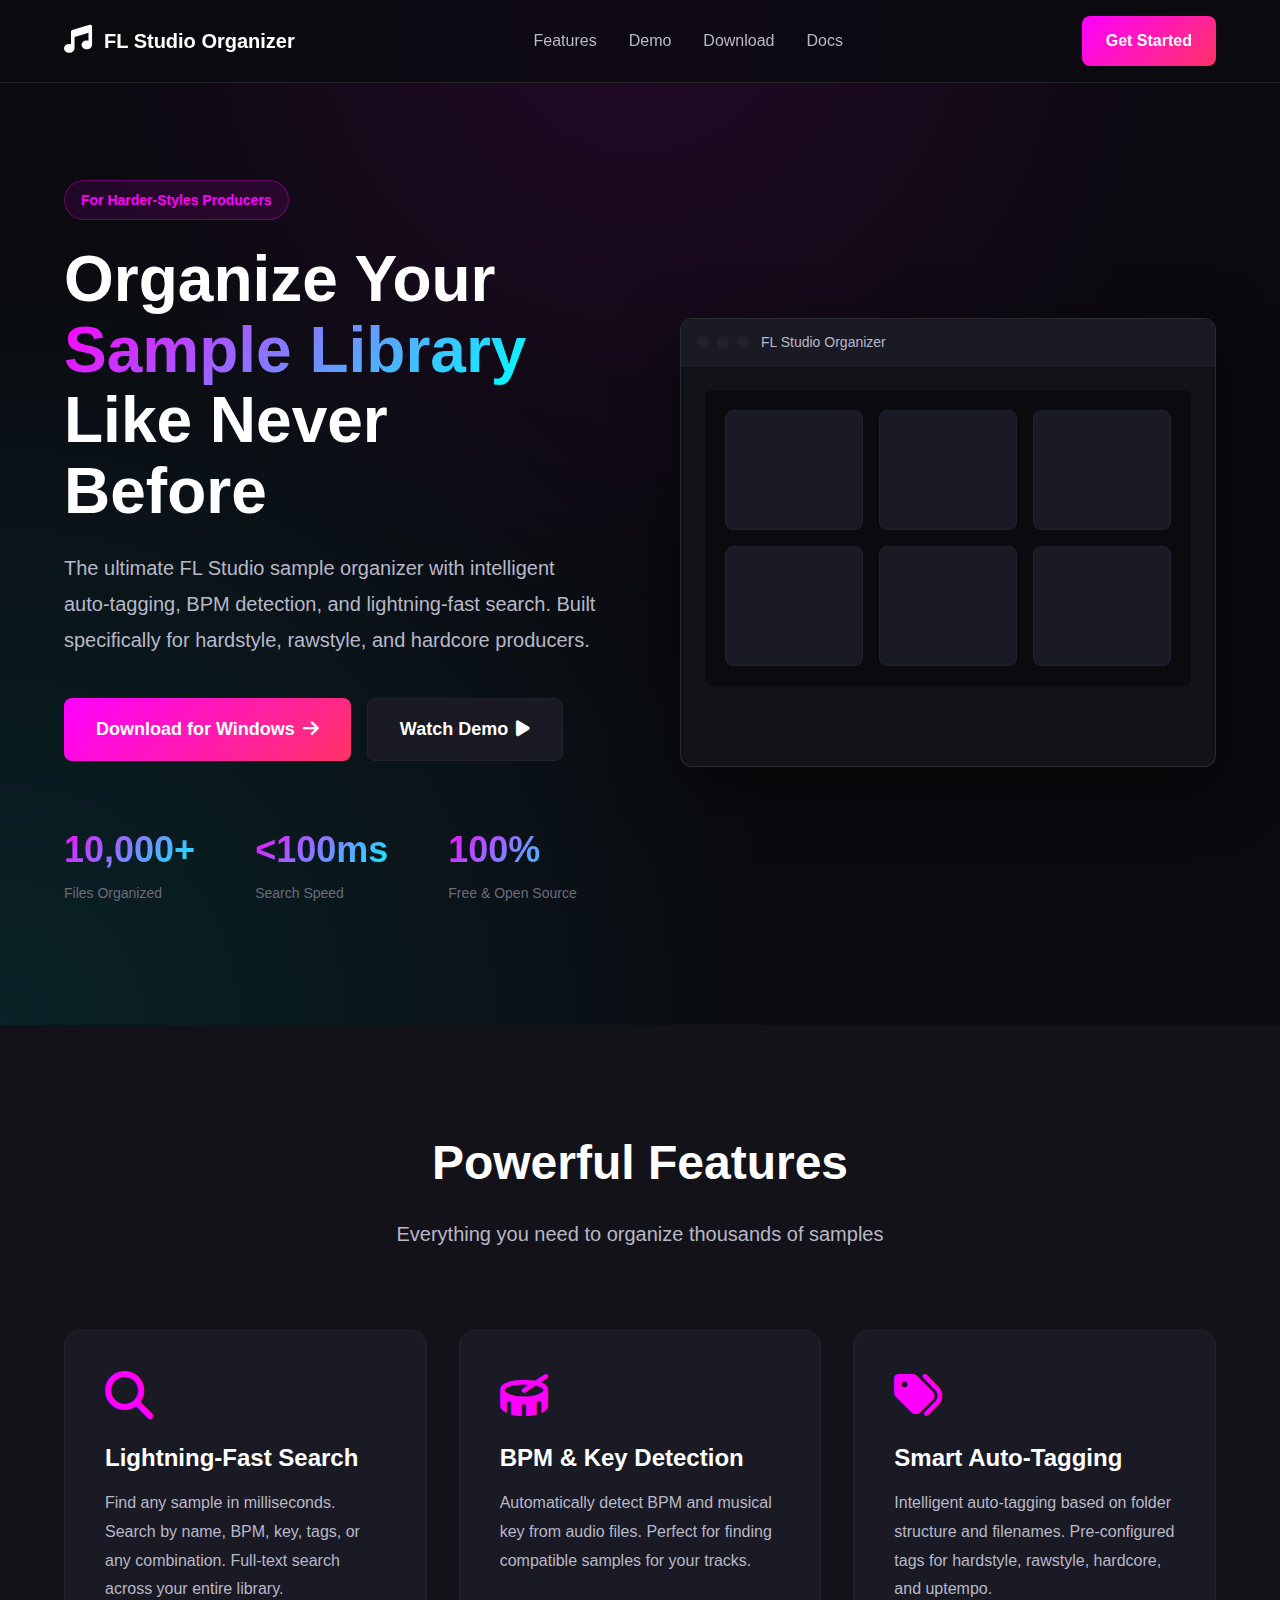
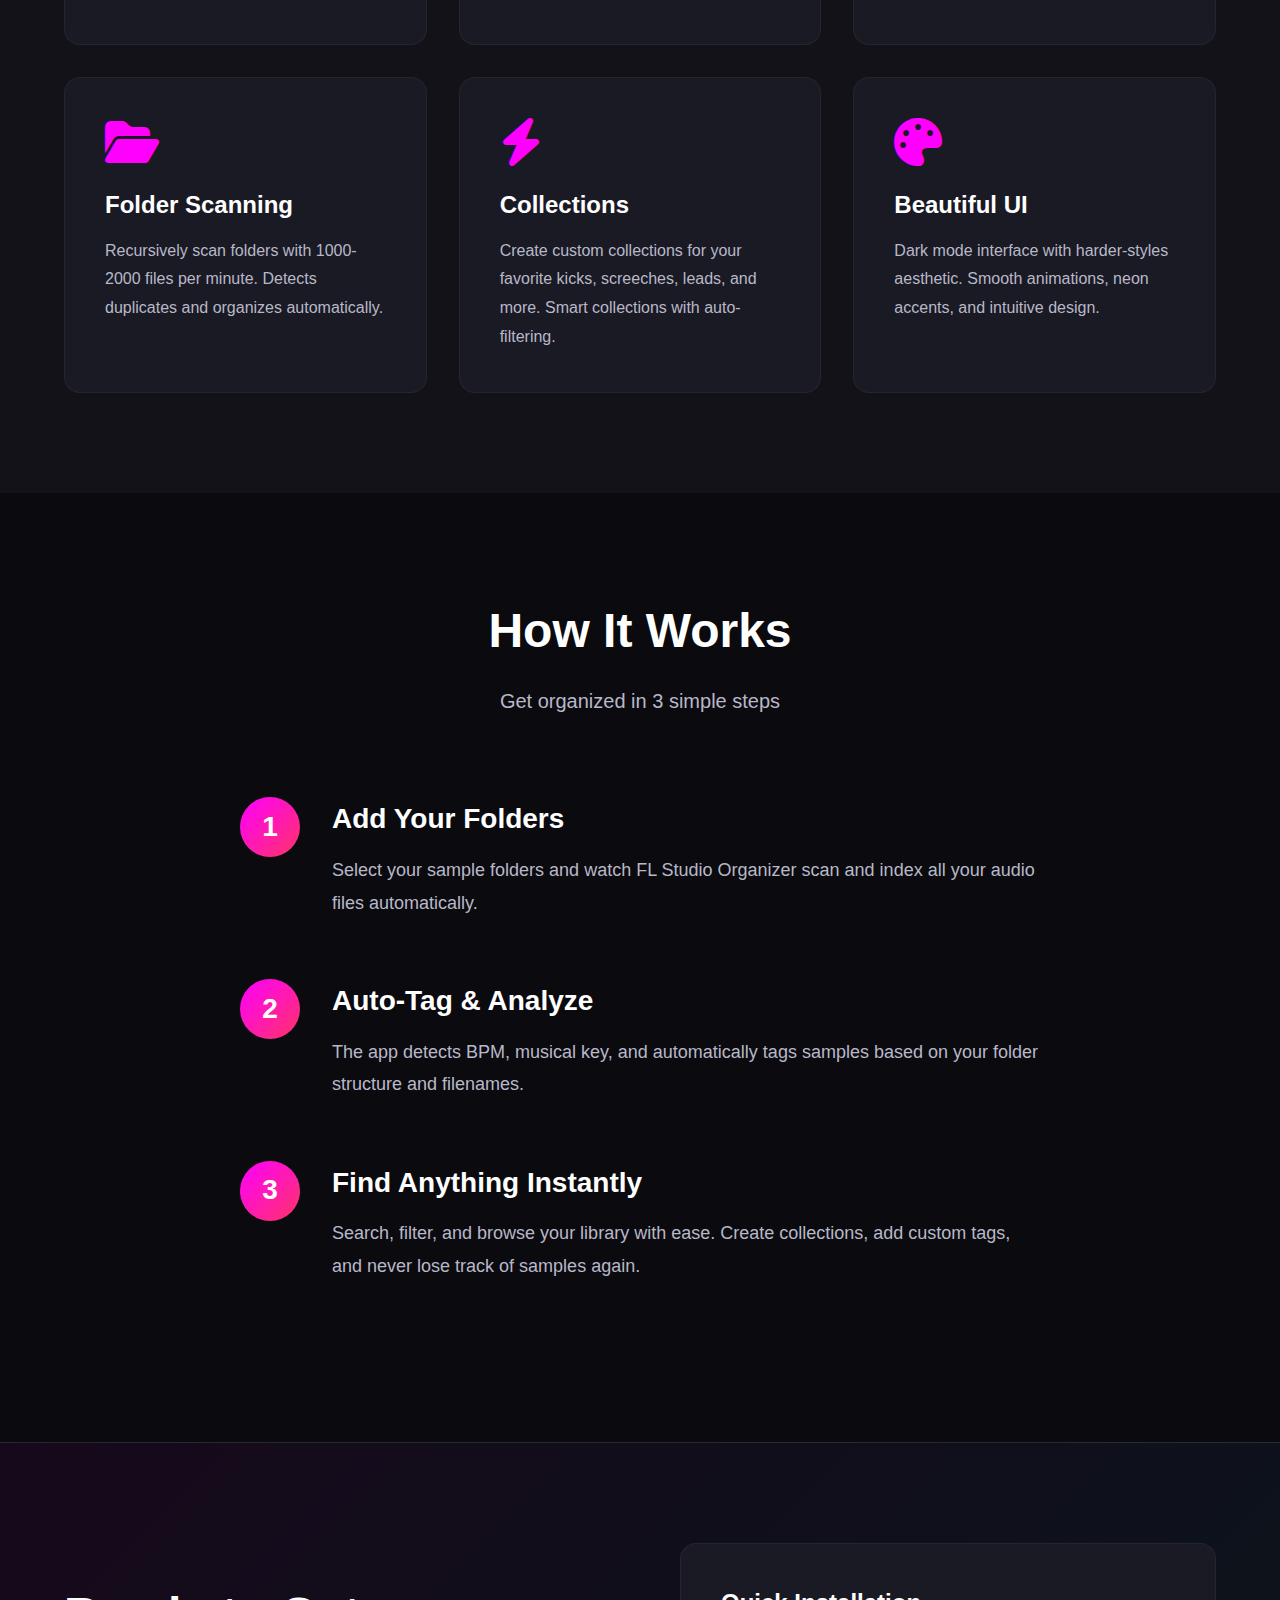
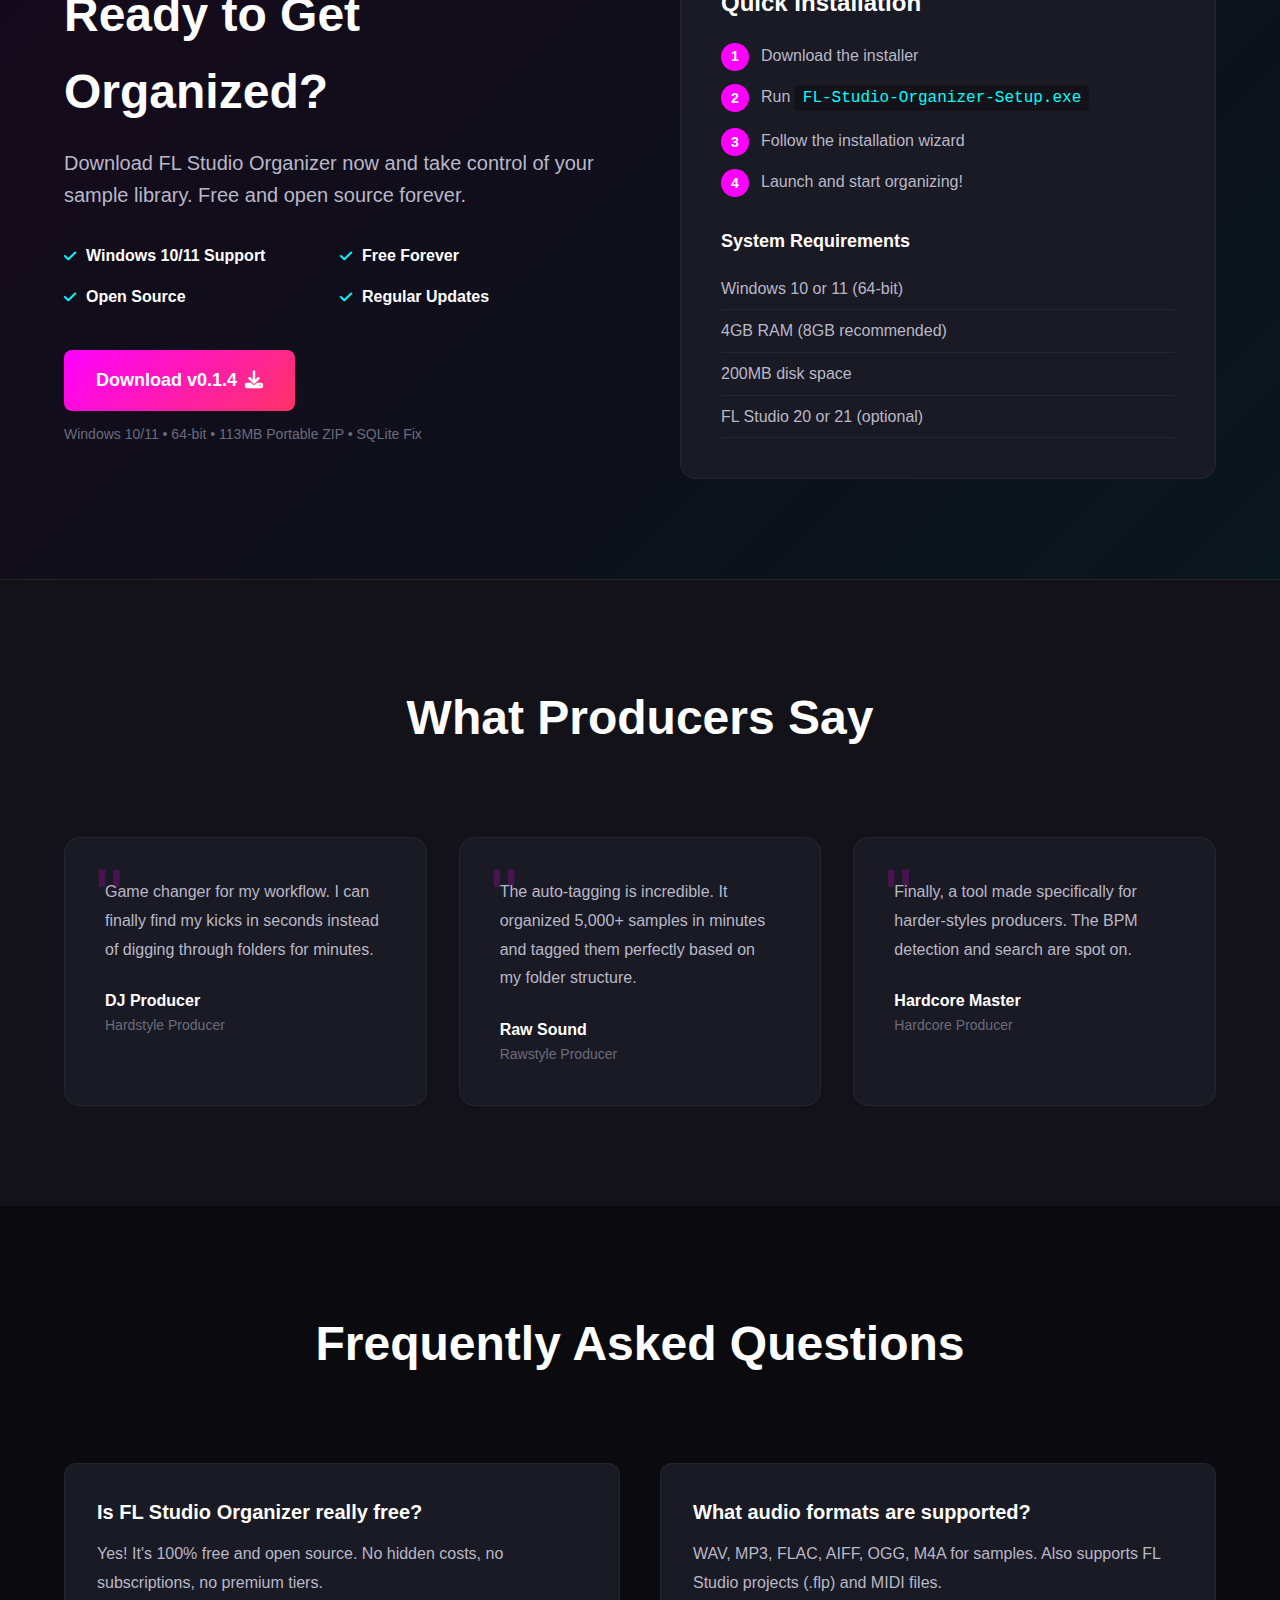
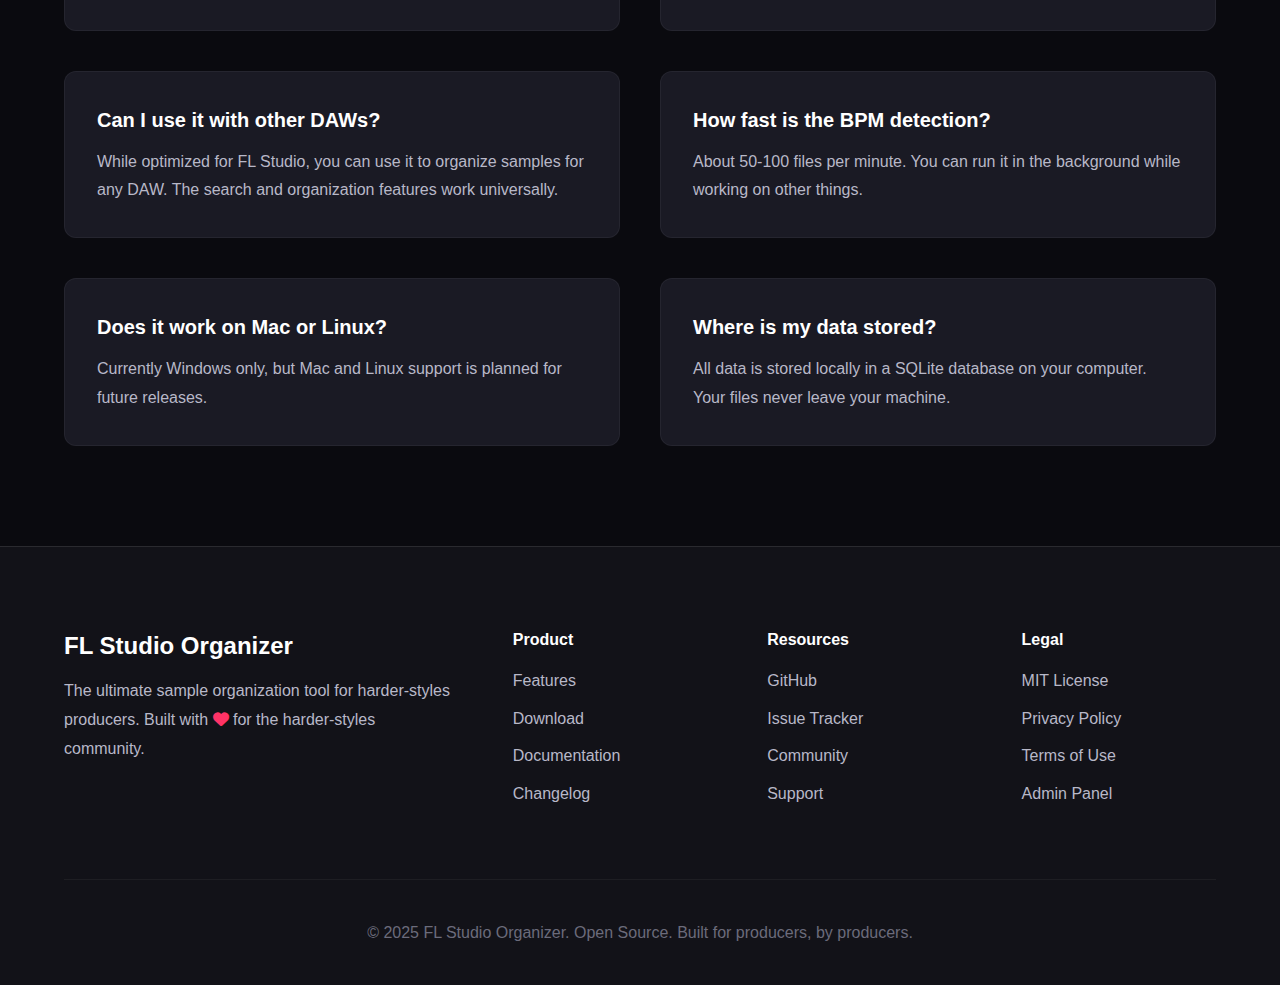
<file: index.html>
<!DOCTYPE html>
<html lang="en">
<head>
    <meta charset="UTF-8">
    <meta name="viewport" content="width=device-width, initial-scale=1.0">
    <title>FL Studio Organizer - Ultimate Sample Organization for Harder-Styles Producers</title>
    <meta name="description" content="Organize your FL Studio sample library with intelligent auto-tagging, BPM detection, and lightning-fast search. Built for hardstyle, rawstyle, and hardcore producers.">
    <link rel="stylesheet" href="https://cdnjs.cloudflare.com/ajax/libs/font-awesome/6.5.1/css/all.min.css">
    <link rel="stylesheet" href="styles.css">
</head>
<body>
    <!-- Navigation -->
    <nav class="nav">
        <div class="container nav-container">
            <div class="logo">
                <span class="logo-icon"><i class="fas fa-music"></i></span>
                <span class="logo-text">FL Studio Organizer</span>
            </div>
            <ul class="nav-links">
                <li><a href="#features">Features</a></li>
                <li><a href="#demo">Demo</a></li>
                <li><a href="#download">Download</a></li>
                <li><a href="#docs">Docs</a></li>
            </ul>
            <a href="#download" class="btn btn-primary">Get Started</a>
        </div>
    </nav>

    <!-- Hero Section -->
    <section class="hero">
        <div class="hero-bg"></div>
        <div class="container hero-container">
            <div class="hero-content">
                <div class="badge">For Harder-Styles Producers</div>
                <h1 class="hero-title">
                    Organize Your<br>
                    <span class="gradient-text">Sample Library</span><br>
                    Like Never Before
                </h1>
                <p class="hero-subtitle">
                    The ultimate FL Studio sample organizer with intelligent auto-tagging,
                    BPM detection, and lightning-fast search. Built specifically for
                    hardstyle, rawstyle, and hardcore producers.
                </p>
                <div class="hero-buttons">
                    <a href="https://github.com/Dishairano/fl-studio-organizer/releases/latest" class="btn btn-primary btn-large">
                        Download for Windows
                        <span class="btn-icon"><i class="fas fa-arrow-right"></i></span>
                    </a>
                    <a href="#demo" class="btn btn-secondary btn-large">
                        Watch Demo
                        <span class="btn-icon"><i class="fas fa-play"></i></span>
                    </a>
                </div>
                <div class="hero-stats">
                    <div class="stat">
                        <div class="stat-number">10,000+</div>
                        <div class="stat-label">Files Organized</div>
                    </div>
                    <div class="stat">
                        <div class="stat-number">&lt;100ms</div>
                        <div class="stat-label">Search Speed</div>
                    </div>
                    <div class="stat">
                        <div class="stat-number">100%</div>
                        <div class="stat-label">Free & Open Source</div>
                    </div>
                </div>
            </div>
            <div class="hero-image">
                <div class="app-preview">
                    <div class="app-window">
                        <div class="window-titlebar">
                            <div class="window-controls">
                                <span></span>
                                <span></span>
                                <span></span>
                            </div>
                            <span class="window-title">FL Studio Organizer</span>
                        </div>
                        <div class="window-content">
                            <!-- Screenshot placeholder -->
                            <div class="screenshot-placeholder">
                                <div class="grid-preview">
                                    <div class="grid-item"></div>
                                    <div class="grid-item"></div>
                                    <div class="grid-item"></div>
                                    <div class="grid-item"></div>
                                    <div class="grid-item"></div>
                                    <div class="grid-item"></div>
                                </div>
                            </div>
                        </div>
                    </div>
                </div>
            </div>
        </div>
    </section>

    <!-- Features Section -->
    <section id="features" class="features">
        <div class="container">
            <div class="section-header">
                <h2 class="section-title">Powerful Features</h2>
                <p class="section-subtitle">Everything you need to organize thousands of samples</p>
            </div>

            <div class="features-grid">
                <div class="feature-card">
                    <div class="feature-icon"><i class="fas fa-search"></i></div>
                    <h3 class="feature-title">Lightning-Fast Search</h3>
                    <p class="feature-description">
                        Find any sample in milliseconds. Search by name, BPM, key, tags, or any combination.
                        Full-text search across your entire library.
                    </p>
                </div>

                <div class="feature-card">
                    <div class="feature-icon"><i class="fas fa-drum"></i></div>
                    <h3 class="feature-title">BPM & Key Detection</h3>
                    <p class="feature-description">
                        Automatically detect BPM and musical key from audio files. Perfect for finding
                        compatible samples for your tracks.
                    </p>
                </div>

                <div class="feature-card">
                    <div class="feature-icon"><i class="fas fa-tags"></i></div>
                    <h3 class="feature-title">Smart Auto-Tagging</h3>
                    <p class="feature-description">
                        Intelligent auto-tagging based on folder structure and filenames. Pre-configured
                        tags for hardstyle, rawstyle, hardcore, and uptempo.
                    </p>
                </div>

                <div class="feature-card">
                    <div class="feature-icon"><i class="fas fa-folder-open"></i></div>
                    <h3 class="feature-title">Folder Scanning</h3>
                    <p class="feature-description">
                        Recursively scan folders with 1000-2000 files per minute. Detects duplicates
                        and organizes automatically.
                    </p>
                </div>

                <div class="feature-card">
                    <div class="feature-icon"><i class="fas fa-bolt"></i></div>
                    <h3 class="feature-title">Collections</h3>
                    <p class="feature-description">
                        Create custom collections for your favorite kicks, screeches, leads, and more.
                        Smart collections with auto-filtering.
                    </p>
                </div>

                <div class="feature-card">
                    <div class="feature-icon"><i class="fas fa-palette"></i></div>
                    <h3 class="feature-title">Beautiful UI</h3>
                    <p class="feature-description">
                        Dark mode interface with harder-styles aesthetic. Smooth animations,
                        neon accents, and intuitive design.
                    </p>
                </div>
            </div>
        </div>
    </section>

    <!-- How It Works -->
    <section class="how-it-works">
        <div class="container">
            <div class="section-header">
                <h2 class="section-title">How It Works</h2>
                <p class="section-subtitle">Get organized in 3 simple steps</p>
            </div>

            <div class="steps">
                <div class="step">
                    <div class="step-number">1</div>
                    <div class="step-content">
                        <h3 class="step-title">Add Your Folders</h3>
                        <p class="step-description">
                            Select your sample folders and watch FL Studio Organizer scan and index
                            all your audio files automatically.
                        </p>
                    </div>
                </div>

                <div class="step">
                    <div class="step-number">2</div>
                    <div class="step-content">
                        <h3 class="step-title">Auto-Tag & Analyze</h3>
                        <p class="step-description">
                            The app detects BPM, musical key, and automatically tags samples based
                            on your folder structure and filenames.
                        </p>
                    </div>
                </div>

                <div class="step">
                    <div class="step-number">3</div>
                    <div class="step-content">
                        <h3 class="step-title">Find Anything Instantly</h3>
                        <p class="step-description">
                            Search, filter, and browse your library with ease. Create collections,
                            add custom tags, and never lose track of samples again.
                        </p>
                    </div>
                </div>
            </div>
        </div>
    </section>

    <!-- Download Section -->
    <section id="download" class="download">
        <div class="container">
            <div class="download-content">
                <div class="download-info">
                    <h2 class="download-title">Ready to Get Organized?</h2>
                    <p class="download-subtitle">
                        Download FL Studio Organizer now and take control of your sample library.
                        Free and open source forever.
                    </p>

                    <div class="download-features">
                        <div class="check-item"><i class="fas fa-check"></i> Windows 10/11 Support</div>
                        <div class="check-item"><i class="fas fa-check"></i> Free Forever</div>
                        <div class="check-item"><i class="fas fa-check"></i> Open Source</div>
                        <div class="check-item"><i class="fas fa-check"></i> Regular Updates</div>
                    </div>

                    <div class="download-buttons">
                        <a href="https://github.com/Dishairano/fl-studio-organizer/releases/latest" class="btn btn-primary btn-large">
                            Download v0.1.4
                            <span class="btn-icon"><i class="fas fa-download"></i></span>
                        </a>
                        <p class="download-note">Windows 10/11 • 64-bit • 113MB Portable ZIP • SQLite Fix</p>
                    </div>
                </div>

                <div class="installation-steps">
                    <h3>Quick Installation</h3>
                    <ol class="install-list">
                        <li>Download the installer</li>
                        <li>Run <code>FL-Studio-Organizer-Setup.exe</code></li>
                        <li>Follow the installation wizard</li>
                        <li>Launch and start organizing!</li>
                    </ol>

                    <div class="system-requirements">
                        <h4>System Requirements</h4>
                        <ul>
                            <li>Windows 10 or 11 (64-bit)</li>
                            <li>4GB RAM (8GB recommended)</li>
                            <li>200MB disk space</li>
                            <li>FL Studio 20 or 21 (optional)</li>
                        </ul>
                    </div>
                </div>
            </div>
        </div>
    </section>

    <!-- Testimonials -->
    <section class="testimonials">
        <div class="container">
            <div class="section-header">
                <h2 class="section-title">What Producers Say</h2>
            </div>

            <div class="testimonials-grid">
                <div class="testimonial-card">
                    <div class="quote">"</div>
                    <p class="testimonial-text">
                        Game changer for my workflow. I can finally find my kicks in seconds instead of
                        digging through folders for minutes.
                    </p>
                    <div class="testimonial-author">
                        <div class="author-name">DJ Producer</div>
                        <div class="author-role">Hardstyle Producer</div>
                    </div>
                </div>

                <div class="testimonial-card">
                    <div class="quote">"</div>
                    <p class="testimonial-text">
                        The auto-tagging is incredible. It organized 5,000+ samples in minutes and
                        tagged them perfectly based on my folder structure.
                    </p>
                    <div class="testimonial-author">
                        <div class="author-name">Raw Sound</div>
                        <div class="author-role">Rawstyle Producer</div>
                    </div>
                </div>

                <div class="testimonial-card">
                    <div class="quote">"</div>
                    <p class="testimonial-text">
                        Finally, a tool made specifically for harder-styles producers. The BPM detection
                        and search are spot on.
                    </p>
                    <div class="testimonial-author">
                        <div class="author-name">Hardcore Master</div>
                        <div class="author-role">Hardcore Producer</div>
                    </div>
                </div>
            </div>
        </div>
    </section>

    <!-- FAQ Section -->
    <section class="faq">
        <div class="container">
            <div class="section-header">
                <h2 class="section-title">Frequently Asked Questions</h2>
            </div>

            <div class="faq-grid">
                <div class="faq-item">
                    <h3 class="faq-question">Is FL Studio Organizer really free?</h3>
                    <p class="faq-answer">
                        Yes! It's 100% free and open source. No hidden costs, no subscriptions, no premium tiers.
                    </p>
                </div>

                <div class="faq-item">
                    <h3 class="faq-question">What audio formats are supported?</h3>
                    <p class="faq-answer">
                        WAV, MP3, FLAC, AIFF, OGG, M4A for samples. Also supports FL Studio projects (.flp) and MIDI files.
                    </p>
                </div>

                <div class="faq-item">
                    <h3 class="faq-question">Can I use it with other DAWs?</h3>
                    <p class="faq-answer">
                        While optimized for FL Studio, you can use it to organize samples for any DAW. The search and organization features work universally.
                    </p>
                </div>

                <div class="faq-item">
                    <h3 class="faq-question">How fast is the BPM detection?</h3>
                    <p class="faq-answer">
                        About 50-100 files per minute. You can run it in the background while working on other things.
                    </p>
                </div>

                <div class="faq-item">
                    <h3 class="faq-question">Does it work on Mac or Linux?</h3>
                    <p class="faq-answer">
                        Currently Windows only, but Mac and Linux support is planned for future releases.
                    </p>
                </div>

                <div class="faq-item">
                    <h3 class="faq-question">Where is my data stored?</h3>
                    <p class="faq-answer">
                        All data is stored locally in a SQLite database on your computer. Your files never leave your machine.
                    </p>
                </div>
            </div>
        </div>
    </section>

    <!-- Footer -->
    <footer class="footer">
        <div class="container">
            <div class="footer-content">
                <div class="footer-section">
                    <h3 class="footer-title">FL Studio Organizer</h3>
                    <p class="footer-description">
                        The ultimate sample organization tool for harder-styles producers.
                        Built with <i class="fas fa-heart"></i> for the harder-styles community.
                    </p>
                </div>

                <div class="footer-section">
                    <h4 class="footer-heading">Product</h4>
                    <ul class="footer-links">
                        <li><a href="#features">Features</a></li>
                        <li><a href="#download">Download</a></li>
                        <li><a href="#docs">Documentation</a></li>
                        <li><a href="#">Changelog</a></li>
                    </ul>
                </div>

                <div class="footer-section">
                    <h4 class="footer-heading">Resources</h4>
                    <ul class="footer-links">
                        <li><a href="https://github.com/Dishairano/fl-studio-organizer">GitHub</a></li>
                        <li><a href="https://github.com/Dishairano/fl-studio-organizer/issues">Issue Tracker</a></li>
                        <li><a href="https://github.com/Dishairano/fl-studio-organizer/discussions">Community</a></li>
                        <li><a href="https://github.com/Dishairano/fl-studio-organizer/issues">Support</a></li>
                    </ul>
                </div>

                <div class="footer-section">
                    <h4 class="footer-heading">Legal</h4>
                    <ul class="footer-links">
                        <li><a href="#">MIT License</a></li>
                        <li><a href="#">Privacy Policy</a></li>
                        <li><a href="#">Terms of Use</a></li>
                        <li><a href="admin.html">Admin Panel</a></li>
                    </ul>
                </div>
            </div>

            <div class="footer-bottom">
                <p>&copy; 2025 FL Studio Organizer. Open Source. Built for producers, by producers.</p>
            </div>
        </div>
    </footer>

    <script src="script.js"></script>
</body>
</html>
</file>
<file: styles.css>
/* Reset & Base Styles */
* {
    margin: 0;
    padding: 0;
    box-sizing: border-box;
}

:root {
    /* Colors */
    --bg-primary: #0A0A0F;
    --bg-secondary: #121218;
    --bg-tertiary: #1A1A24;
    --bg-hover: #22222E;

    --accent-primary: #FF00FF;
    --accent-secondary: #00FFFF;
    --accent-tertiary: #FF3366;

    --text-primary: #FFFFFF;
    --text-secondary: #B8B8C8;
    --text-tertiary: #6B6B7B;

    /* Fonts */
    --font-primary: 'Inter', -apple-system, BlinkMacSystemFont, 'Segoe UI', sans-serif;

    /* Spacing */
    --container-width: 1200px;
    --section-padding: 100px;
}

html {
    scroll-behavior: smooth;
}

body {
    font-family: var(--font-primary);
    background: var(--bg-primary);
    color: var(--text-primary);
    line-height: 1.6;
    overflow-x: hidden;
}

.container {
    max-width: var(--container-width);
    margin: 0 auto;
    padding: 0 24px;
}

/* Navigation */
.nav {
    position: fixed;
    top: 0;
    left: 0;
    right: 0;
    background: rgba(10, 10, 15, 0.8);
    backdrop-filter: blur(20px);
    border-bottom: 1px solid rgba(255, 255, 255, 0.1);
    z-index: 1000;
    padding: 16px 0;
}

.nav-container {
    display: flex;
    align-items: center;
    justify-content: space-between;
}

.logo {
    display: flex;
    align-items: center;
    gap: 12px;
    font-size: 20px;
    font-weight: 700;
}

.logo-icon {
    font-size: 28px;
}

.nav-links {
    display: flex;
    list-style: none;
    gap: 32px;
}

.nav-links a {
    color: var(--text-secondary);
    text-decoration: none;
    font-weight: 500;
    transition: color 0.3s;
}

.nav-links a:hover {
    color: var(--accent-primary);
}

/* Buttons */
.btn {
    display: inline-flex;
    align-items: center;
    gap: 8px;
    padding: 12px 24px;
    border-radius: 8px;
    font-weight: 600;
    text-decoration: none;
    transition: all 0.3s;
    cursor: pointer;
    border: none;
    font-size: 16px;
}

.btn-primary {
    background: linear-gradient(135deg, var(--accent-primary), var(--accent-tertiary));
    color: white;
}

.btn-primary:hover {
    transform: translateY(-2px);
    box-shadow: 0 8px 24px rgba(255, 0, 255, 0.4);
}

.btn-secondary {
    background: var(--bg-tertiary);
    color: var(--text-primary);
    border: 1px solid var(--bg-hover);
}

.btn-secondary:hover {
    background: var(--bg-hover);
    border-color: var(--accent-primary);
}

.btn-large {
    padding: 16px 32px;
    font-size: 18px;
}

.btn-icon {
    font-size: 18px;
}

/* Hero Section */
.hero {
    position: relative;
    padding: 180px 0 120px;
    min-height: 100vh;
    display: flex;
    align-items: center;
    overflow: hidden;
}

.hero-bg {
    position: absolute;
    top: 0;
    left: 0;
    right: 0;
    bottom: 0;
    background: radial-gradient(circle at 50% 0%, rgba(255, 0, 255, 0.1), transparent 50%),
                radial-gradient(circle at 0% 100%, rgba(0, 255, 255, 0.1), transparent 50%);
    pointer-events: none;
}

.hero-container {
    display: grid;
    grid-template-columns: 1fr 1fr;
    gap: 80px;
    align-items: center;
    position: relative;
    z-index: 1;
}

.badge {
    display: inline-block;
    padding: 8px 16px;
    background: rgba(255, 0, 255, 0.1);
    border: 1px solid rgba(255, 0, 255, 0.3);
    border-radius: 20px;
    color: var(--accent-primary);
    font-size: 14px;
    font-weight: 600;
    margin-bottom: 24px;
}

.hero-title {
    font-size: 64px;
    font-weight: 800;
    line-height: 1.1;
    margin-bottom: 24px;
}

.gradient-text {
    background: linear-gradient(135deg, var(--accent-primary), var(--accent-secondary));
    -webkit-background-clip: text;
    -webkit-text-fill-color: transparent;
    background-clip: text;
}

.hero-subtitle {
    font-size: 20px;
    color: var(--text-secondary);
    margin-bottom: 40px;
    line-height: 1.8;
}

.hero-buttons {
    display: flex;
    gap: 16px;
    margin-bottom: 60px;
}

.hero-stats {
    display: flex;
    gap: 60px;
}

.stat-number {
    font-size: 36px;
    font-weight: 800;
    background: linear-gradient(135deg, var(--accent-primary), var(--accent-secondary));
    -webkit-background-clip: text;
    -webkit-text-fill-color: transparent;
    background-clip: text;
}

.stat-label {
    color: var(--text-tertiary);
    font-size: 14px;
    margin-top: 4px;
}

/* App Preview */
.app-preview {
    position: relative;
}

.app-window {
    background: var(--bg-secondary);
    border-radius: 12px;
    border: 1px solid rgba(255, 255, 255, 0.1);
    overflow: hidden;
    box-shadow: 0 20px 60px rgba(0, 0, 0, 0.5);
}

.window-titlebar {
    background: var(--bg-tertiary);
    padding: 12px 16px;
    display: flex;
    align-items: center;
    gap: 12px;
    border-bottom: 1px solid rgba(255, 255, 255, 0.05);
}

.window-controls {
    display: flex;
    gap: 8px;
}

.window-controls span {
    width: 12px;
    height: 12px;
    border-radius: 50%;
    background: var(--bg-hover);
}

.window-title {
    font-size: 14px;
    color: var(--text-secondary);
}

.window-content {
    padding: 24px;
    min-height: 400px;
}

.screenshot-placeholder {
    background: var(--bg-primary);
    border-radius: 8px;
    padding: 20px;
    height: 100%;
}

.grid-preview {
    display: grid;
    grid-template-columns: repeat(3, 1fr);
    gap: 16px;
}

.grid-item {
    background: var(--bg-tertiary);
    border: 1px solid var(--bg-hover);
    border-radius: 8px;
    height: 120px;
    animation: pulse 2s ease-in-out infinite;
}

.grid-item:nth-child(1) { animation-delay: 0s; }
.grid-item:nth-child(2) { animation-delay: 0.2s; }
.grid-item:nth-child(3) { animation-delay: 0.4s; }

@keyframes pulse {
    0%, 100% { opacity: 1; }
    50% { opacity: 0.5; }
}

/* Section Styles */
section {
    padding: var(--section-padding) 0;
}

.section-header {
    text-align: center;
    margin-bottom: 80px;
}

.section-title {
    font-size: 48px;
    font-weight: 800;
    margin-bottom: 16px;
}

.section-subtitle {
    font-size: 20px;
    color: var(--text-secondary);
}

/* Features Section */
.features {
    background: var(--bg-secondary);
}

.features-grid {
    display: grid;
    grid-template-columns: repeat(3, 1fr);
    gap: 32px;
}

.feature-card {
    background: var(--bg-tertiary);
    padding: 40px;
    border-radius: 16px;
    border: 1px solid rgba(255, 255, 255, 0.05);
    transition: all 0.3s;
}

.feature-card:hover {
    border-color: var(--accent-primary);
    transform: translateY(-4px);
    box-shadow: 0 8px 24px rgba(255, 0, 255, 0.2);
}

.feature-icon {
    font-size: 48px;
    margin-bottom: 20px;
    color: var(--accent-primary);
}

.feature-icon i {
    display: block;
}

.feature-title {
    font-size: 24px;
    font-weight: 700;
    margin-bottom: 12px;
}

.feature-description {
    color: var(--text-secondary);
    line-height: 1.8;
}

/* How It Works */
.how-it-works {
    background: var(--bg-primary);
}

.steps {
    max-width: 800px;
    margin: 0 auto;
}

.step {
    display: flex;
    gap: 32px;
    margin-bottom: 60px;
    align-items: flex-start;
}

.step-number {
    width: 60px;
    height: 60px;
    border-radius: 50%;
    background: linear-gradient(135deg, var(--accent-primary), var(--accent-tertiary));
    display: flex;
    align-items: center;
    justify-content: center;
    font-size: 28px;
    font-weight: 800;
    flex-shrink: 0;
}

.step-title {
    font-size: 28px;
    font-weight: 700;
    margin-bottom: 12px;
}

.step-description {
    color: var(--text-secondary);
    font-size: 18px;
    line-height: 1.8;
}

/* Download Section */
.download {
    background: linear-gradient(135deg, rgba(255, 0, 255, 0.05), rgba(0, 255, 255, 0.05));
    border-top: 1px solid rgba(255, 255, 255, 0.1);
    border-bottom: 1px solid rgba(255, 255, 255, 0.1);
}

.download-content {
    display: grid;
    grid-template-columns: 1fr 1fr;
    gap: 80px;
    align-items: center;
}

.download-title {
    font-size: 48px;
    font-weight: 800;
    margin-bottom: 16px;
}

.download-subtitle {
    font-size: 20px;
    color: var(--text-secondary);
    margin-bottom: 32px;
}

.download-features {
    display: grid;
    grid-template-columns: 1fr 1fr;
    gap: 16px;
    margin-bottom: 40px;
}

.check-item {
    color: var(--text-primary);
    font-weight: 600;
    display: flex;
    align-items: center;
    gap: 10px;
}

.check-item i {
    color: var(--accent-secondary);
    font-size: 14px;
}

.download-note {
    color: var(--text-tertiary);
    font-size: 14px;
    margin-top: 12px;
}

.installation-steps {
    background: var(--bg-tertiary);
    padding: 40px;
    border-radius: 16px;
    border: 1px solid rgba(255, 255, 255, 0.05);
}

.installation-steps h3 {
    font-size: 24px;
    margin-bottom: 20px;
}

.install-list {
    list-style: none;
    counter-reset: install-counter;
    margin-bottom: 32px;
}

.install-list li {
    counter-increment: install-counter;
    padding-left: 40px;
    position: relative;
    margin-bottom: 16px;
    color: var(--text-secondary);
}

.install-list li::before {
    content: counter(install-counter);
    position: absolute;
    left: 0;
    width: 28px;
    height: 28px;
    background: var(--accent-primary);
    color: white;
    border-radius: 50%;
    display: flex;
    align-items: center;
    justify-content: center;
    font-size: 14px;
    font-weight: 700;
}

code {
    background: var(--bg-secondary);
    padding: 4px 8px;
    border-radius: 4px;
    font-family: 'Courier New', monospace;
    color: var(--accent-secondary);
}

.system-requirements h4 {
    font-size: 18px;
    margin-bottom: 12px;
}

.system-requirements ul {
    list-style: none;
    padding-left: 0;
}

.system-requirements li {
    padding: 8px 0;
    color: var(--text-secondary);
    border-bottom: 1px solid rgba(255, 255, 255, 0.05);
}

/* Testimonials */
.testimonials {
    background: var(--bg-secondary);
}

.testimonials-grid {
    display: grid;
    grid-template-columns: repeat(3, 1fr);
    gap: 32px;
}

.testimonial-card {
    background: var(--bg-tertiary);
    padding: 40px;
    border-radius: 16px;
    border: 1px solid rgba(255, 255, 255, 0.05);
    position: relative;
}

.quote {
    font-size: 80px;
    color: var(--accent-primary);
    opacity: 0.2;
    position: absolute;
    top: 20px;
    left: 30px;
    line-height: 1;
}

.testimonial-text {
    color: var(--text-secondary);
    font-size: 16px;
    line-height: 1.8;
    margin-bottom: 24px;
    position: relative;
    z-index: 1;
}

.author-name {
    font-weight: 700;
    color: var(--text-primary);
}

.author-role {
    font-size: 14px;
    color: var(--text-tertiary);
}

/* FAQ Section */
.faq {
    background: var(--bg-primary);
}

.faq-grid {
    display: grid;
    grid-template-columns: repeat(2, 1fr);
    gap: 40px;
}

.faq-item {
    background: var(--bg-tertiary);
    padding: 32px;
    border-radius: 12px;
    border: 1px solid rgba(255, 255, 255, 0.05);
}

.faq-question {
    font-size: 20px;
    font-weight: 700;
    margin-bottom: 12px;
    color: var(--text-primary);
}

.faq-answer {
    color: var(--text-secondary);
    line-height: 1.8;
}

/* Footer */
.footer {
    background: var(--bg-secondary);
    border-top: 1px solid rgba(255, 255, 255, 0.1);
    padding: 80px 0 40px;
}

.footer-content {
    display: grid;
    grid-template-columns: 2fr 1fr 1fr 1fr;
    gap: 60px;
    margin-bottom: 60px;
}

.footer-title {
    font-size: 24px;
    font-weight: 800;
    margin-bottom: 12px;
}

.footer-description {
    color: var(--text-secondary);
    line-height: 1.8;
}

.footer-description i {
    color: var(--accent-tertiary);
}

.footer-heading {
    font-size: 16px;
    font-weight: 700;
    margin-bottom: 16px;
}

.footer-links {
    list-style: none;
}

.footer-links li {
    margin-bottom: 12px;
}

.footer-links a {
    color: var(--text-secondary);
    text-decoration: none;
    transition: color 0.3s;
}

.footer-links a:hover {
    color: var(--accent-primary);
}

.footer-bottom {
    text-align: center;
    padding-top: 40px;
    border-top: 1px solid rgba(255, 255, 255, 0.05);
    color: var(--text-tertiary);
}

/* Responsive */
@media (max-width: 1024px) {
    .hero-container {
        grid-template-columns: 1fr;
        gap: 60px;
    }

    .hero-title {
        font-size: 48px;
    }

    .features-grid {
        grid-template-columns: repeat(2, 1fr);
    }

    .testimonials-grid {
        grid-template-columns: 1fr;
    }

    .download-content {
        grid-template-columns: 1fr;
    }

    .faq-grid {
        grid-template-columns: 1fr;
    }

    .footer-content {
        grid-template-columns: 1fr 1fr;
    }
}

@media (max-width: 768px) {
    .nav-links {
        display: none;
    }

    .hero-title {
        font-size: 40px;
    }

    .hero-buttons {
        flex-direction: column;
    }

    .hero-stats {
        flex-direction: column;
        gap: 32px;
    }

    .features-grid {
        grid-template-columns: 1fr;
    }

    .section-title {
        font-size: 36px;
    }

    .footer-content {
        grid-template-columns: 1fr;
    }
}
</file>
